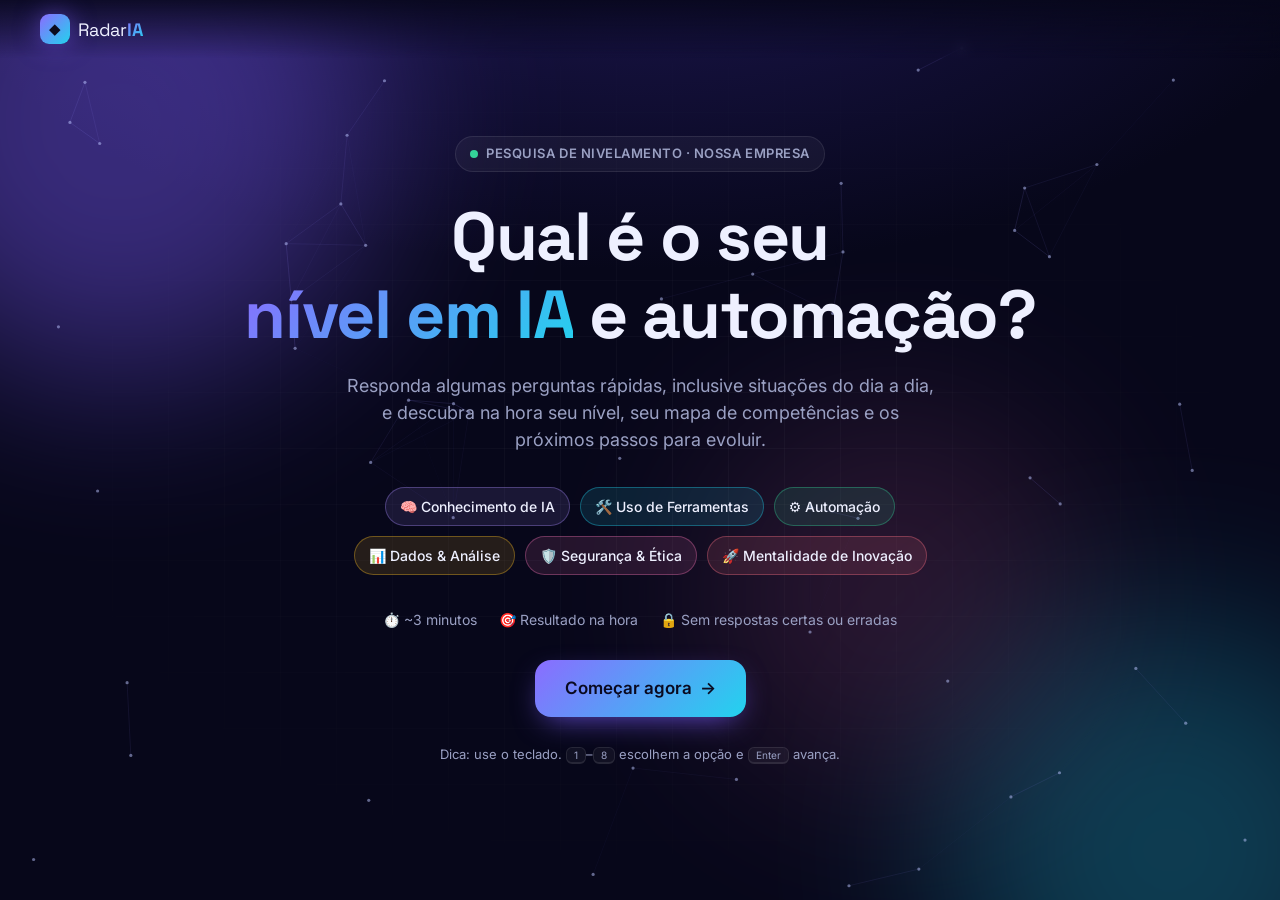
<file: index.html>
<!doctype html>
<html lang="pt-BR">
<head>
  <meta charset="utf-8">
  <meta name="viewport" content="width=device-width, initial-scale=1">
  <title>Radar IA · Nivelamento</title>
  <meta name="description" content="Pesquisa interativa de nivelamento em Inteligência Artificial e Automação.">
  <link rel="preconnect" href="https://fonts.googleapis.com">
  <link rel="preconnect" href="https://fonts.gstatic.com" crossorigin>
  <link href="https://fonts.googleapis.com/css2?family=Inter:wght@400;500;600;700&family=Space+Grotesk:wght@500;600;700&display=swap" rel="stylesheet">
  <link rel="stylesheet" href="css/styles.css">
</head>
<body>
  <div class="bg" aria-hidden="true">
    <span class="blob b1"></span><span class="blob b2"></span><span class="blob b3"></span>
    <div class="grid"></div>
  </div>
  <canvas id="fx" aria-hidden="true"></canvas>
  <canvas id="confetti" aria-hidden="true"></canvas>

  <header class="topbar">
    <div class="brand"><span class="brand-mark">◆</span><span>Radar<b>IA</b></span></div>
    <div class="progress-wrap" id="progressWrap" hidden>
      <div class="dim-track" id="dimTrack"></div>
      <div class="progress"><div class="progress-fill" id="progressFill"></div></div>
    </div>
    <div class="counter" id="counter"></div>
  </header>

  <main class="shell">
    <div id="stage" class="stage" aria-live="polite"></div>
  </main>

  <div id="toast" class="toast" role="status" aria-live="polite"></div>

  <script src="js/config.js"></script>
  <script src="js/questions.js"></script>
  <script src="js/core.js"></script>
  <script src="js/app.js"></script>
</body>
</html>
</file>
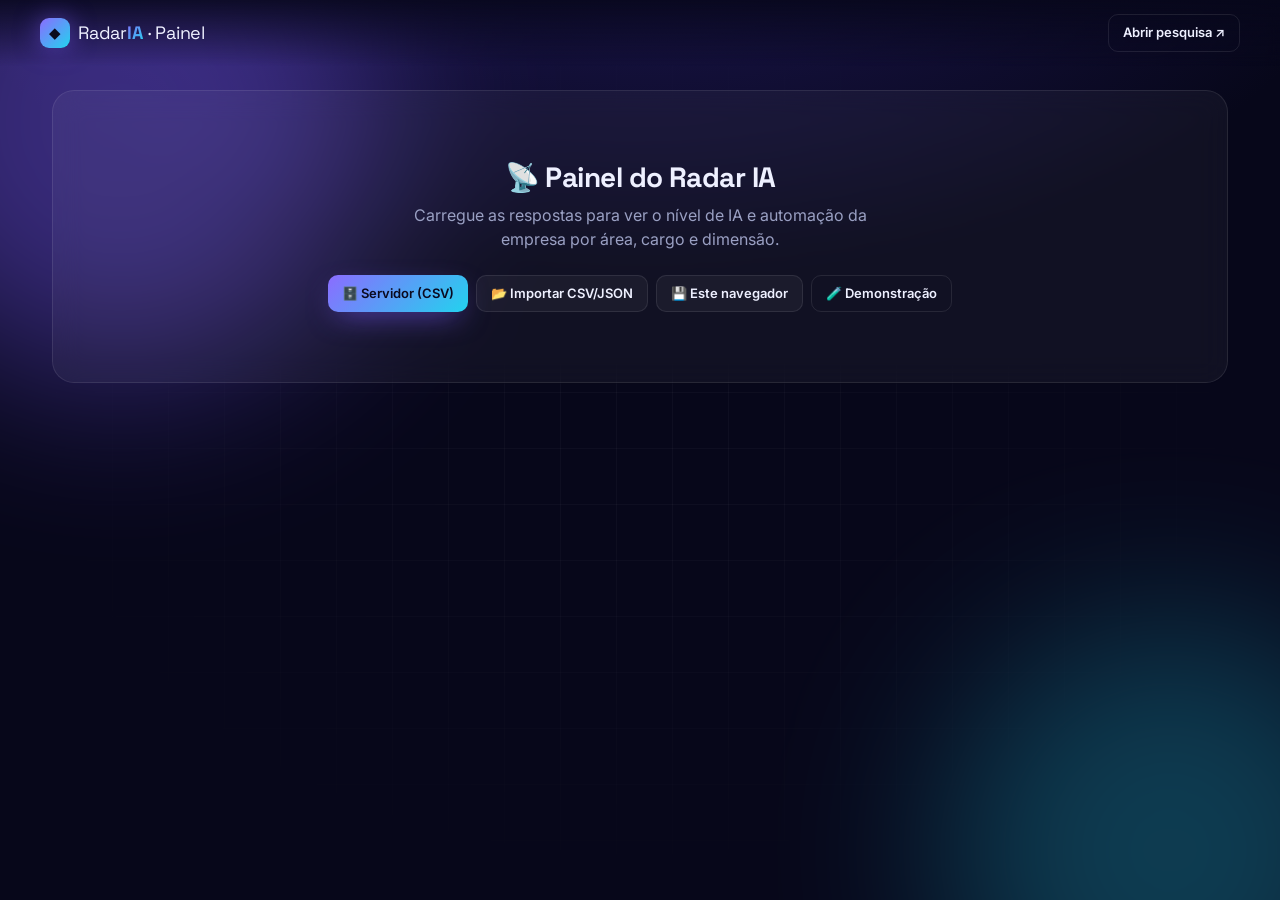
<file: admin.html>
<!doctype html>
<html lang="pt-BR">
<head>
  <meta charset="utf-8">
  <meta name="viewport" content="width=device-width, initial-scale=1">
  <title>Radar IA · Painel</title>
  <link rel="preconnect" href="https://fonts.googleapis.com">
  <link rel="preconnect" href="https://fonts.gstatic.com" crossorigin>
  <link href="https://fonts.googleapis.com/css2?family=Inter:wght@400;500;600;700&family=Space+Grotesk:wght@500;600;700&display=swap" rel="stylesheet">
  <link rel="stylesheet" href="css/styles.css">
</head>
<body class="admin">
  <div class="bg" aria-hidden="true">
    <span class="blob b1"></span><span class="blob b2"></span>
    <div class="grid"></div>
  </div>

  <header class="topbar">
    <div class="brand"><span class="brand-mark">◆</span><span>Radar<b>IA</b> · Painel</span></div>
    <div style="margin-left:auto"><a class="btn sm ghost" href="index.html" style="text-decoration:none">Abrir pesquisa ↗</a></div>
  </header>

  <main class="shell">
    <div id="root"></div>
  </main>

  <input type="file" id="fileIn" accept=".json,.csv,.txt" multiple hidden>
  <div id="toast" class="toast" role="status" aria-live="polite"></div>

  <script src="js/config.js"></script>
  <script src="js/questions.js"></script>
  <script src="js/core.js"></script>
  <script src="js/admin.js"></script>
</body>
</html>
</file>
<file: css/styles.css>
/* =========================================================
   RADAR IA · estilos
   ========================================================= */
:root {
  --bg: #07071a;
  --text: #eef0ff;
  --muted: #9aa0c3;
  --line: rgba(255, 255, 255, .09);
  --glass: rgba(255, 255, 255, .045);
  --glass-2: rgba(255, 255, 255, .08);
  --a1: #7c5cff;
  --a2: #22d3ee;
  --ok: #34d399;
  --warn: #fbbf24;
  --bad: #fb7185;
  --grad: linear-gradient(135deg, #8b6cff 0%, #22d3ee 100%);
  --radius: 22px;
  --ease: cubic-bezier(.2, .8, .2, 1);
}

* { box-sizing: border-box; }
[hidden] { display: none !important; }
html, body { margin: 0; min-height: 100%; }
body {
  background: var(--bg);
  color: var(--text);
  font-family: Inter, system-ui, -apple-system, Segoe UI, sans-serif;
  -webkit-font-smoothing: antialiased;
  overflow-x: hidden;
  line-height: 1.5;
}
h1, h2, h3 { font-family: 'Space Grotesk', Inter, sans-serif; letter-spacing: -.02em; margin: 0; line-height: 1.15; }
button { font: inherit; color: inherit; cursor: pointer; }
kbd {
  font-family: inherit; font-size: .78em; padding: 1px 7px; border-radius: 6px;
  border: 1px solid var(--line); border-bottom-width: 2px; background: var(--glass);
}
.muted { color: var(--muted); }

/* ---------------- Fundo ---------------- */
.bg {
  position: fixed; inset: 0; z-index: -3; overflow: hidden;
  background: radial-gradient(1200px 600px at 50% -10%, #1c1650 0%, transparent 60%), var(--bg);
}
.blob { position: absolute; border-radius: 50%; filter: blur(90px); opacity: .42; animation: float 24s ease-in-out infinite; }
.b1 { width: 520px; height: 520px; background: #7c5cff; top: -140px; left: -140px; }
.b2 { width: 460px; height: 460px; background: #22d3ee; bottom: -180px; right: -120px; opacity: .26; animation-delay: -8s; }
.b3 { width: 380px; height: 380px; background: #f472b6; top: 45%; left: 55%; opacity: .14; animation-delay: -16s; }
@keyframes float {
  0%, 100% { transform: translate(0, 0) scale(1); }
  33% { transform: translate(70px, 50px) scale(1.08); }
  66% { transform: translate(-50px, 30px) scale(.94); }
}
.grid {
  position: absolute; inset: 0; opacity: .35;
  background-image: linear-gradient(var(--line) 1px, transparent 1px), linear-gradient(90deg, var(--line) 1px, transparent 1px);
  background-size: 56px 56px;
  -webkit-mask-image: radial-gradient(ellipse at center, #000 10%, transparent 70%);
  mask-image: radial-gradient(ellipse at center, #000 10%, transparent 70%);
}
#fx { position: fixed; inset: 0; z-index: -2; pointer-events: none; }
#confetti { position: fixed; inset: 0; z-index: 60; pointer-events: none; }

/* ---------------- Topo ---------------- */
.topbar {
  position: sticky; top: 0; z-index: 20;
  display: flex; align-items: center; gap: 20px;
  padding: 14px clamp(16px, 4vw, 40px);
  background: linear-gradient(to bottom, rgba(7, 7, 26, .85), rgba(7, 7, 26, 0));
  backdrop-filter: blur(6px);
}
.brand { display: flex; align-items: center; gap: 8px; font-family: 'Space Grotesk'; font-size: 18px; letter-spacing: -.01em; white-space: nowrap; }
.brand b { background: var(--grad); -webkit-background-clip: text; background-clip: text; color: transparent; }
.brand-mark { display: inline-grid; place-items: center; width: 30px; height: 30px; border-radius: 9px; background: var(--grad); color: #0b0b1e; font-size: 15px; box-shadow: 0 0 24px rgba(124, 92, 255, .5); }
.progress-wrap { flex: 1; display: flex; flex-direction: column; gap: 8px; max-width: 640px; margin: 0 auto; }
.progress { height: 6px; border-radius: 99px; background: var(--glass-2); overflow: hidden; }
.progress-fill { height: 100%; width: 0; border-radius: 99px; background: var(--grad); box-shadow: 0 0 16px rgba(34, 211, 238, .6); transition: width .6s var(--ease); }
.dim-track { display: flex; justify-content: center; gap: 8px; }
.dim-pill {
  position: relative; display: grid; place-items: center; width: 30px; height: 30px; border-radius: 50%;
  font-size: 14px; background: var(--glass); border: 1px solid var(--line); filter: grayscale(1); opacity: .55;
  transition: all .4s var(--ease);
}
.dim-pill.active { filter: none; opacity: 1; border-color: var(--c); box-shadow: 0 0 0 4px color-mix(in srgb, var(--c) 25%, transparent), 0 0 20px var(--c); transform: scale(1.12); }
.dim-pill.done { filter: none; opacity: 1; background: color-mix(in srgb, var(--c) 22%, transparent); }
.dim-pill.done::after {
  content: '✓'; position: absolute; right: -4px; bottom: -4px; width: 14px; height: 14px; border-radius: 50%;
  font-size: 9px; display: grid; place-items: center; background: var(--ok); color: #05261a; font-weight: 700;
}
.counter { font-variant-numeric: tabular-nums; color: var(--muted); font-size: 14px; min-width: 52px; text-align: right; }

/* ---------------- Palco e transições ---------------- */
.shell { max-width: 880px; margin: 0 auto; padding: 24px clamp(16px, 4vw, 32px) 80px; }
.stage { position: relative; min-height: 70vh; }
.screen.enter { animation: inR .5s var(--ease) both; }
.screen.enter-back { animation: inL .5s var(--ease) both; }
.screen.leave { animation: outL .2s ease-in both; }
.screen.leave-back { animation: outR .2s ease-in both; }
@keyframes inR { from { opacity: 0; transform: translateX(40px); filter: blur(4px); } to { opacity: 1; transform: none; filter: none; } }
@keyframes inL { from { opacity: 0; transform: translateX(-40px); filter: blur(4px); } to { opacity: 1; transform: none; filter: none; } }
@keyframes outL { to { opacity: 0; transform: translateX(-30px); } }
@keyframes outR { to { opacity: 0; transform: translateX(30px); } }
@keyframes rise { from { opacity: 0; transform: translateY(14px); } to { opacity: 1; transform: none; } }

/* ---------------- Botões ---------------- */
.btn {
  display: inline-flex; align-items: center; justify-content: center; gap: 8px;
  border: 1px solid var(--line); border-radius: 14px; padding: 12px 22px; font-weight: 600;
  background: var(--glass); transition: transform .15s, background .2s, box-shadow .3s, opacity .2s;
}
.btn:hover:not(:disabled) { transform: translateY(-1px); background: var(--glass-2); }
.btn:active:not(:disabled) { transform: translateY(1px); }
.btn:focus-visible { outline: 2px solid var(--a2); outline-offset: 3px; }
.btn.primary { background: var(--grad); color: #0a0a20; border: 0; box-shadow: 0 10px 30px -10px rgba(124, 92, 255, .8); }
.btn.primary:hover:not(:disabled) { box-shadow: 0 14px 40px -10px rgba(34, 211, 238, .8); background: var(--grad); }
.btn.primary:disabled { opacity: .35; cursor: not-allowed; box-shadow: none; }
.btn.ghost { background: transparent; }
.btn.big { padding: 16px 30px; font-size: 17px; border-radius: 16px; }
.btn .arrow { transition: transform .2s; }
.btn:hover .arrow { transform: translateX(4px); }
.btn.sm { padding: 8px 14px; font-size: 13px; border-radius: 10px; }
a.btn { color: inherit; text-decoration: none; }

/* ---------------- Intro ---------------- */
.intro { text-align: center; padding: 6vh 0 0; }
.eyebrow {
  display: inline-flex; align-items: center; gap: 8px; font-size: 13px; font-weight: 600; letter-spacing: .04em;
  text-transform: uppercase; color: var(--muted);
}
.intro .eyebrow { padding: 7px 14px; border-radius: 99px; background: var(--glass); border: 1px solid var(--line); }
.pulse { width: 8px; height: 8px; border-radius: 50%; background: var(--ok); box-shadow: 0 0 0 0 rgba(52, 211, 153, .7); animation: pulse 2s infinite; }
@keyframes pulse { 70% { box-shadow: 0 0 0 10px rgba(52, 211, 153, 0); } 100% { box-shadow: 0 0 0 0 rgba(52, 211, 153, 0); } }
.intro h1 { font-size: clamp(38px, 7vw, 68px); margin: 26px 0 18px; }
.grad { background: var(--grad); -webkit-background-clip: text; background-clip: text; color: transparent; }
.lead { max-width: 600px; margin: 0 auto; color: var(--muted); font-size: clamp(16px, 2.2vw, 18px); }
.intro-dims { display: flex; flex-wrap: wrap; justify-content: center; gap: 10px; margin: 34px auto; max-width: 680px; }
.intro-dim {
  padding: 8px 14px; border-radius: 99px; font-size: 14px; font-weight: 500;
  background: color-mix(in srgb, var(--c) 12%, transparent); border: 1px solid color-mix(in srgb, var(--c) 35%, transparent);
  animation: rise .6s var(--ease) both;
}
.intro-meta { display: flex; flex-wrap: wrap; gap: 8px 22px; justify-content: center; color: var(--muted); font-size: 14px; margin-bottom: 30px; }
.intro-cta { display: flex; flex-direction: column; align-items: center; gap: 12px; }
.kbd-hint { color: var(--muted); font-size: 13px; margin-top: 28px; }

/* ---------------- Pergunta ---------------- */
.question { padding-top: 3vh; }
.q-head { display: flex; justify-content: space-between; align-items: center; gap: 12px; margin-bottom: 22px; }
.tag {
  display: inline-flex; align-items: center; gap: 6px; padding: 6px 12px; border-radius: 99px; font-size: 13px; font-weight: 600;
  color: var(--c); background: color-mix(in srgb, var(--c) 14%, transparent); border: 1px solid color-mix(in srgb, var(--c) 35%, transparent);
}
.tag.neutral { --c: #c7cbe8; }
.q-num { color: var(--muted); font-size: 13px; }
.greet { font-size: 18px; margin: 0 0 8px; animation: rise .5s var(--ease) both; }
.question h2 { font-size: clamp(26px, 4.2vw, 38px); }
.sub { color: var(--muted); margin: 10px 0 0; font-size: 16px; }
.q-body { margin: 30px 0 34px; }
.q-foot { display: flex; justify-content: space-between; gap: 12px; }

.scenario {
  display: flex; gap: 14px; align-items: flex-start; padding: 16px 18px; margin-bottom: 20px; border-radius: 16px;
  background: linear-gradient(135deg, rgba(124, 92, 255, .14), rgba(34, 211, 238, .08));
  border: 1px solid rgba(124, 92, 255, .3); animation: rise .5s var(--ease) both;
}
.scenario-ico { font-size: 26px; line-height: 1; }
.scenario b { font-size: 12px; text-transform: uppercase; letter-spacing: .08em; color: #c4b5fd; }
.scenario p { margin: 4px 0 0; font-size: 16px; }

/* Opções (escolha única) */
.opts { display: grid; gap: 12px; }
.opts.two-col { grid-template-columns: repeat(2, 1fr); }
.opt {
  position: relative; display: flex; align-items: center; gap: 14px; text-align: left; width: 100%;
  padding: 16px 18px; border-radius: 16px; background: var(--glass); border: 1px solid var(--line);
  transition: transform .18s var(--ease), border-color .2s, background .2s, box-shadow .3s;
  animation: rise .45s var(--ease) both;
}
.opt:hover { transform: translateX(4px); border-color: rgba(167, 139, 250, .5); background: var(--glass-2); }
.opt:focus-visible { outline: 2px solid var(--a2); outline-offset: 2px; }
.opt .key {
  flex: none; display: grid; place-items: center; width: 28px; height: 28px; border-radius: 8px; font-size: 13px; font-weight: 700;
  color: var(--muted); border: 1px solid var(--line); background: rgba(0, 0, 0, .2);
}
.opt-emoji { font-size: 22px; flex: none; width: 28px; text-align: center; }
.opt-text { flex: 1; font-size: 16px; font-weight: 500; }
.opt-check {
  flex: none; width: 24px; height: 24px; border-radius: 50%; display: grid; place-items: center; font-size: 13px; font-weight: 700;
  color: #0a0a20; background: var(--grad); transform: scale(0); transition: transform .3s var(--ease);
}
.opt.selected {
  border-color: transparent; background: linear-gradient(var(--bg), var(--bg)) padding-box, var(--grad) border-box;
  border: 1px solid transparent; box-shadow: 0 10px 40px -14px rgba(124, 92, 255, .9);
}
.opt.selected::before {
  content: ''; position: absolute; inset: 0; border-radius: inherit; background: linear-gradient(135deg, rgba(124, 92, 255, .18), rgba(34, 211, 238, .1)); pointer-events: none;
}
.opt.selected .key { background: var(--grad); color: #0a0a20; border-color: transparent; }
.opt.selected .opt-check { transform: scale(1); }

/* Chips (múltipla escolha) */
.chips { display: flex; flex-wrap: wrap; gap: 10px; }
.chip {
  display: inline-flex; align-items: center; gap: 9px; padding: 11px 16px; border-radius: 99px;
  background: var(--glass); border: 1px solid var(--line); font-weight: 500;
  transition: all .2s var(--ease); animation: rise .45s var(--ease) both;
}
.chip:hover { border-color: rgba(167, 139, 250, .5); transform: translateY(-2px); }
.chip-box {
  display: grid; place-items: center; width: 18px; height: 18px; border-radius: 6px; font-size: 11px; font-weight: 800;
  border: 1.5px solid var(--muted); color: transparent; transition: all .2s;
}
.chip.selected { background: rgba(124, 92, 255, .2); border-color: #a78bfa; box-shadow: 0 0 22px -6px rgba(124, 92, 255, .9); }
.chip.selected .chip-box { background: var(--grad); border-color: transparent; color: #0a0a20; }
.chip.exclusive { border-style: dashed; }

/* Escala */
.scale { padding: 10px 4px; }
.scale-face { display: flex; flex-direction: column; align-items: center; gap: 6px; margin-bottom: 26px; }
.scale-emoji { font-size: 64px; line-height: 1; filter: drop-shadow(0 8px 24px rgba(124, 92, 255, .5)); }
.scale-emoji.pop { animation: pop .35s var(--ease); }
@keyframes pop { 40% { transform: scale(1.3) rotate(-6deg); } }
.scale-label { font-family: 'Space Grotesk'; font-size: 22px; font-weight: 600; }
.scale.untouched .scale-label { color: var(--muted); font-size: 16px; font-family: Inter; font-weight: 500; }
.scale.untouched .scale-emoji { opacity: .5; filter: grayscale(1); }
.scale-track { position: relative; height: 34px; }
.scale-track::before {
  content: ''; position: absolute; left: 0; right: 0; top: 50%; height: 8px; transform: translateY(-50%);
  border-radius: 99px; background: var(--glass-2);
}
.scale-fill {
  position: absolute; left: 0; top: 50%; height: 8px; transform: translateY(-50%); border-radius: 99px;
  width: calc(var(--v) * 25%); background: var(--grad); transition: width .3s var(--ease);
}
.scale.untouched .scale-fill { opacity: 0; }
.scale input[type=range] { position: absolute; inset: 0; width: 100%; margin: 0; background: transparent; -webkit-appearance: none; appearance: none; cursor: pointer; }
.scale input[type=range]::-webkit-slider-runnable-track { height: 34px; background: transparent; }
.scale input[type=range]::-moz-range-track { height: 34px; background: transparent; }
.scale input[type=range]::-webkit-slider-thumb {
  -webkit-appearance: none; width: 30px; height: 30px; margin-top: 2px; border-radius: 50%;
  background: #fff; border: 5px solid #8b6cff; box-shadow: 0 0 0 6px rgba(124, 92, 255, .25), 0 6px 20px rgba(0, 0, 0, .4);
}
.scale input[type=range]::-moz-range-thumb {
  width: 20px; height: 20px; border-radius: 50%; background: #fff; border: 5px solid #8b6cff; box-shadow: 0 0 0 6px rgba(124, 92, 255, .25);
}
.scale input[type=range]:focus-visible { outline: none; }
.scale input[type=range]:focus-visible::-webkit-slider-thumb { box-shadow: 0 0 0 8px rgba(34, 211, 238, .45); }
.scale-ticks { display: grid; grid-template-columns: repeat(5, 1fr); gap: 6px; margin-top: 14px; }
.scale-ticks button {
  display: flex; flex-direction: column; align-items: center; gap: 4px; padding: 8px 4px; border-radius: 12px;
  background: transparent; border: 1px solid transparent; color: var(--muted); font-size: 13px; text-align: center;
  transition: all .2s;
}
.scale-ticks button span { font-size: 11px; opacity: .6; }
.scale-ticks button:hover { color: var(--text); background: var(--glass); }
.scale-ticks button.on { color: var(--text); background: var(--glass-2); border-color: var(--line); font-weight: 600; }

/* Texto */
.text-in {
  width: 100%; padding: 18px 20px; border-radius: 16px; resize: vertical; font: inherit; font-size: 17px; color: var(--text);
  background: var(--glass); border: 1px solid var(--line); outline: none; transition: border-color .2s, box-shadow .2s;
}
.text-in::placeholder { color: #6b7099; }
.text-in:focus { border-color: #a78bfa; box-shadow: 0 0 0 4px rgba(124, 92, 255, .2); }
.char-count { text-align: right; color: var(--muted); font-size: 12px; margin-top: 6px; }

/* ---------------- Toast ---------------- */
.toast {
  position: fixed; left: 50%; bottom: 28px; z-index: 70; transform: translate(-50%, 30px); opacity: 0; pointer-events: none;
  display: flex; align-items: center; gap: 10px; padding: 12px 20px; border-radius: 99px;
  background: rgba(20, 20, 46, .92); border: 1px solid var(--line); backdrop-filter: blur(12px);
  box-shadow: 0 20px 50px -10px rgba(0, 0, 0, .6); transition: all .4s var(--ease); white-space: nowrap;
}
.toast.show { opacity: 1; transform: translate(-50%, 0); }
.toast-ico { display: grid; place-items: center; width: 28px; height: 28px; border-radius: 50%; background: color-mix(in srgb, var(--c) 25%, transparent); }

/* ---------------- Cards ---------------- */
.card {
  background: var(--glass); border: 1px solid var(--line); border-radius: var(--radius); padding: 24px;
  backdrop-filter: blur(14px); -webkit-backdrop-filter: blur(14px);
}
.card h3 { font-size: 18px; margin-bottom: 14px; }

/* ---------------- Resultado ---------------- */
.result { display: flex; flex-direction: column; gap: 18px; padding-top: 2vh; }
.res-hero { display: flex; gap: 32px; align-items: center; padding: 30px; animation: rise .6s var(--ease) both; }
.ring { position: relative; flex: none; width: 190px; height: 190px; }
.ring svg { width: 100%; height: 100%; transform: rotate(-90deg); }
.ring-bg { fill: none; stroke: var(--glass-2); stroke-width: 10; }
.ring-fg {
  fill: none; stroke: var(--lc); stroke-width: 10; stroke-linecap: round;
  filter: drop-shadow(0 0 10px var(--lc)); transition: stroke-dashoffset 1.4s var(--ease);
}
.ring-num { position: absolute; inset: 0; display: flex; flex-direction: column; align-items: center; justify-content: center; }
.ring-num span { font-family: 'Space Grotesk'; font-size: 56px; font-weight: 700; line-height: 1; font-variant-numeric: tabular-nums; }
.ring-num small { color: var(--muted); font-size: 13px; }
.res-info { flex: 1; min-width: 0; }
.lvl-title { font-size: clamp(26px, 4vw, 36px); margin: 8px 0 10px; }
.lvl-emoji { display: inline-block; animation: pop .6s .6s var(--ease) both; }
.res-info p { color: var(--muted); margin: 0 0 18px; }
.lvl-steps { display: grid; grid-template-columns: repeat(5, 1fr); gap: 6px; }
.lvl-step {
  display: flex; flex-direction: column; align-items: center; gap: 2px; padding: 8px 2px; border-radius: 12px;
  background: var(--glass); border: 1px solid var(--line); opacity: .45; filter: grayscale(.8); transition: all .3s;
}
.lvl-step small { font-size: 11px; color: var(--muted); }
.lvl-step.past { opacity: .8; filter: none; }
.lvl-step.on {
  opacity: 1; filter: none; border-color: var(--lc); background: color-mix(in srgb, var(--lc) 18%, transparent);
  box-shadow: 0 0 24px -6px var(--lc); transform: translateY(-3px);
}
.lvl-step.on small { color: var(--text); font-weight: 600; }

.track-card {
  display: flex; gap: 22px; align-items: flex-start; animation: rise .6s .1s var(--ease) both;
  background: linear-gradient(135deg, color-mix(in srgb, var(--tc) 16%, transparent), var(--glass));
  border-color: color-mix(in srgb, var(--tc) 40%, transparent);
}
.track-badge {
  flex: none; display: grid; place-items: center; width: 64px; height: 64px; border-radius: 18px; font-size: 32px;
  background: color-mix(in srgb, var(--tc) 22%, transparent); box-shadow: 0 0 30px -8px var(--tc);
}
.track-info { flex: 1; min-width: 0; }
.track-info h2 { font-size: 24px; margin: 6px 0 6px; }
.track-info p { margin: 0 0 10px; }
.track-list { margin: 0; padding-left: 18px; color: #d4d7f0; font-size: 14px; columns: 2; column-gap: 28px; }
.track-list li { margin-bottom: 6px; break-inside: avoid; }
.track-extra { margin-top: 12px; padding: 10px 12px; border-radius: 12px; background: var(--glass); font-size: 14px; }
.mini-tag { display: inline-block; padding: 2px 9px; border-radius: 99px; font-size: 12px; font-weight: 600; margin: 2px 2px 0 0;
  color: var(--c); background: color-mix(in srgb, var(--c) 14%, transparent); }

/* Turmas no painel */
.turmas { display: grid; grid-template-columns: repeat(4, 1fr); gap: 14px; }
.turma { padding: 18px; border-radius: 18px; background: color-mix(in srgb, var(--tc) 9%, transparent); border: 1px solid color-mix(in srgb, var(--tc) 35%, transparent); display: flex; flex-direction: column; gap: 10px; }
.turma-head { display: flex; align-items: center; gap: 10px; }
.turma-head .t-emoji { font-size: 26px; }
.turma-head b { display: block; font-family: 'Space Grotesk'; font-size: 17px; }
.turma-head small { color: var(--muted); }
.turma-count { margin-left: auto; font-family: 'Space Grotesk'; font-size: 30px; font-weight: 700; color: var(--tc); }
.turma .muted { font-size: 13px; margin: 0; }
.turma-sec { font-size: 12px; font-weight: 600; text-transform: uppercase; letter-spacing: .06em; color: var(--muted); margin-top: 4px; }
.turma ul { margin: 0; padding-left: 18px; font-size: 13px; color: #d4d7f0; }
.turma .btn { margin-top: auto; }
@media (max-width: 1100px) { .turmas { grid-template-columns: repeat(2, 1fr); } }
@media (max-width: 640px) { .turmas { grid-template-columns: 1fr; } .track-card { flex-direction: column; } .track-list { columns: 1; } }

.res-grid { display: grid; grid-template-columns: 1fr 1fr; gap: 18px; }
.res-grid > .card { animation: rise .6s .15s var(--ease) both; }

.radar { width: 100%; height: auto; display: block; overflow: visible; }
.radar-ring { fill: none; stroke: var(--line); }
.radar-axis { stroke: var(--line); }
.radar-series { animation: grow .9s var(--ease) both; }
@keyframes grow { from { transform: scale(0); opacity: 0; } }
.radar-shape { fill: color-mix(in srgb, var(--c) 28%, transparent); stroke: var(--c); stroke-width: 2.5; stroke-linejoin: round; }
.radar-shape.dashed { fill: none; stroke-dasharray: 5 5; stroke-width: 1.5; opacity: .7; }
.radar-dot { fill: #fff; stroke: var(--c); stroke-width: 2.5; }
.radar-label { fill: var(--text); font-size: 13px; font-weight: 600; font-family: Inter, sans-serif; }
.radar-val { fill: var(--muted); font-size: 12px; font-family: Inter, sans-serif; font-variant-numeric: tabular-nums; }

.dbars { display: flex; flex-direction: column; gap: 14px; }
.dbar { animation: rise .5s var(--ease) both; }
.dbar-head { display: flex; justify-content: space-between; font-size: 14px; font-weight: 500; margin-bottom: 6px; }
.dbar-val { font-variant-numeric: tabular-nums; font-weight: 700; }
.dbar-val small { color: var(--muted); font-weight: 400; }
.dbar-track { height: 8px; border-radius: 99px; background: var(--glass-2); overflow: hidden; }
.dbar-fill { height: 100%; width: var(--w); border-radius: 99px; background: var(--c); box-shadow: 0 0 12px var(--c); animation: fillw 1.2s .3s var(--ease) both; }
@keyframes fillw { from { width: 0; } }
.dbar-band, .tip-band { display: inline-block; font-size: 11px; margin-top: 4px; padding: 1px 8px; border-radius: 99px; font-weight: 600; }
.low { color: #fda4af; background: rgba(251, 113, 133, .12); }
.mid { color: #fcd34d; background: rgba(251, 191, 36, .12); }
.high { color: #6ee7b7; background: rgba(52, 211, 153, .12); }
.strength { margin-top: 18px; padding: 12px 14px; border-radius: 12px; background: var(--glass); font-size: 14px; }

.tips { display: grid; grid-template-columns: 1fr 1fr; gap: 14px; margin-top: 14px; }
.tip { padding: 18px; border-radius: 16px; background: color-mix(in srgb, var(--c) 8%, transparent); border: 1px solid color-mix(in srgb, var(--c) 30%, transparent); }
.tip-head { display: flex; align-items: center; gap: 8px; }
.tip-head .tip-band { margin: 0 0 0 auto; }
.tip ul { margin: 12px 0 0; padding-left: 18px; color: #d4d7f0; font-size: 14px; }
.tip li + li { margin-top: 8px; }

.res-actions { display: flex; justify-content: center; flex-wrap: wrap; gap: 12px; margin-top: 6px; }
.send-status { text-align: center; color: var(--muted); font-size: 14px; min-height: 22px; }
.spinner { display: inline-block; width: 12px; height: 12px; border-radius: 50%; border: 2px solid var(--muted); border-top-color: transparent; animation: spin .8s linear infinite; vertical-align: -1px; }
@keyframes spin { to { transform: rotate(360deg); } }

/* ---------------- Responsivo ---------------- */
@media (max-width: 720px) {
  .topbar { flex-wrap: wrap; gap: 10px; }
  .progress-wrap { order: 3; flex-basis: 100%; }
  .dim-pill { width: 26px; height: 26px; font-size: 12px; }
  .opts.two-col, .res-grid, .tips { grid-template-columns: 1fr; }
  .res-hero { flex-direction: column; text-align: center; padding: 24px 18px; }
  .ring { width: 160px; height: 160px; }
  .scale-ticks button { font-size: 11px; }
  .opt { padding: 14px; }
  .q-foot .btn { flex: 1; }
  .toast { white-space: normal; max-width: calc(100% - 32px); }
}

@media (prefers-reduced-motion: reduce) {
  *, *::before, *::after { animation-duration: .01ms !important; animation-delay: 0ms !important; transition-duration: .01ms !important; }
}

/* ---------------- Impressão (PDF do resultado) ---------------- */
@media print {
  :root { --text: #111; --muted: #555; --line: #ddd; --glass: #fafafa; --glass-2: #eee; }
  body { background: #fff; }
  .bg, #fx, #confetti, .topbar, .no-print, .send-status, .toast { display: none !important; }
  .card { backdrop-filter: none; break-inside: avoid; }
  .shell { padding: 0; }
  .radar-label { fill: #111; }
  * { animation: none !important; }
}

/* =========================================================
   PAINEL (admin.html)
   ========================================================= */
.admin .shell { max-width: 1240px; }
.admin-head { display: flex; flex-wrap: wrap; justify-content: space-between; align-items: flex-end; gap: 16px; margin: 12px 0 22px; }
.admin-head h1 { font-size: clamp(26px, 4vw, 36px); }
.admin-head p { color: var(--muted); margin: 6px 0 0; }
.toolbar { display: flex; flex-wrap: wrap; gap: 8px; }
.filters { display: flex; flex-wrap: wrap; gap: 10px; align-items: center; margin-bottom: 18px; }
.filters select {
  font: inherit; color: var(--text); background: var(--glass); border: 1px solid var(--line); border-radius: 10px; padding: 8px 12px;
}
.filters select option { background: #14142e; }
.src-badge { font-size: 13px; color: var(--muted); margin-left: auto; }

.kpis { display: grid; grid-template-columns: repeat(4, 1fr); gap: 14px; margin-bottom: 18px; }
.kpi { padding: 18px 20px; }
.kpi .k-label { color: var(--muted); font-size: 13px; }
.kpi .k-val { font-family: 'Space Grotesk'; font-size: 34px; font-weight: 700; line-height: 1.1; margin-top: 4px; font-variant-numeric: tabular-nums; }
.kpi .k-sub { color: var(--muted); font-size: 12px; }

.a-grid { display: grid; grid-template-columns: repeat(12, 1fr); gap: 18px; margin-bottom: 18px; }
.span-4 { grid-column: span 4; } .span-5 { grid-column: span 5; } .span-6 { grid-column: span 6; }
.span-7 { grid-column: span 7; } .span-8 { grid-column: span 8; } .span-12 { grid-column: span 12; }

.hbars { display: flex; flex-direction: column; gap: 10px; }
.hbar { display: grid; grid-template-columns: 170px 1fr 70px; gap: 10px; align-items: center; font-size: 14px; }
.hbar-label { white-space: nowrap; overflow: hidden; text-overflow: ellipsis; }
.hbar-track { height: 12px; border-radius: 99px; background: var(--glass-2); overflow: hidden; }
.hbar-fill { height: 100%; border-radius: 99px; background: var(--c, var(--a1)); animation: fillw 1s var(--ease) both; }
.hbar-num { text-align: right; color: var(--muted); font-variant-numeric: tabular-nums; }

.legend { display: flex; gap: 16px; justify-content: center; font-size: 13px; color: var(--muted); margin-top: 6px; }
.legend i { display: inline-block; width: 18px; height: 3px; border-radius: 2px; vertical-align: middle; margin-right: 6px; background: var(--c); }
.legend i.dash { background: repeating-linear-gradient(90deg, var(--c) 0 5px, transparent 5px 9px); }

.table-wrap { overflow-x: auto; }
table.heat, table.list { width: 100%; border-collapse: separate; border-spacing: 4px; font-size: 14px; }
table.heat th, table.list th { color: var(--muted); font-weight: 600; font-size: 12px; text-align: left; padding: 6px 8px; white-space: nowrap; }
table.heat td { padding: 10px 8px; border-radius: 8px; text-align: center; font-variant-numeric: tabular-nums; font-weight: 600; }
table.heat td.rowh { text-align: left; font-weight: 500; background: transparent; white-space: nowrap; }
table.list { border-spacing: 0; }
table.list td { padding: 10px 8px; border-top: 1px solid var(--line); }
table.list th.sortable { cursor: pointer; user-select: none; }
table.list th.sortable:hover { color: var(--text); }
.pill { display: inline-block; padding: 2px 10px; border-radius: 99px; font-size: 12px; font-weight: 600; background: color-mix(in srgb, var(--lc) 18%, transparent); color: var(--lc); }

.priorities { display: flex; flex-direction: column; gap: 12px; }
.prio { display: flex; align-items: center; gap: 12px; padding: 12px 14px; border-radius: 14px; background: var(--glass); border: 1px solid var(--line); }
.prio-rank { font-family: 'Space Grotesk'; font-size: 22px; font-weight: 700; color: var(--muted); width: 26px; }
.prio-info { flex: 1; }
.prio-info small { color: var(--muted); display: block; }

.quotes { display: grid; grid-template-columns: repeat(auto-fill, minmax(260px, 1fr)); gap: 12px; max-height: 420px; overflow: auto; padding-right: 4px; }
.quote { padding: 14px 16px; border-radius: 14px; background: var(--glass); border: 1px solid var(--line); font-size: 14px; }
.quote small { display: block; color: var(--muted); margin-top: 8px; font-size: 12px; }

.empty { text-align: center; padding: 70px 20px; }
.empty h2 { font-size: 28px; margin-bottom: 10px; }
.empty p { color: var(--muted); max-width: 520px; margin: 0 auto 24px; }
.empty .toolbar { justify-content: center; }

@media (max-width: 980px) {
  .kpis { grid-template-columns: repeat(2, 1fr); }
  .a-grid > * { grid-column: span 12; }
  .hbar { grid-template-columns: 120px 1fr 60px; }
}
</file>
